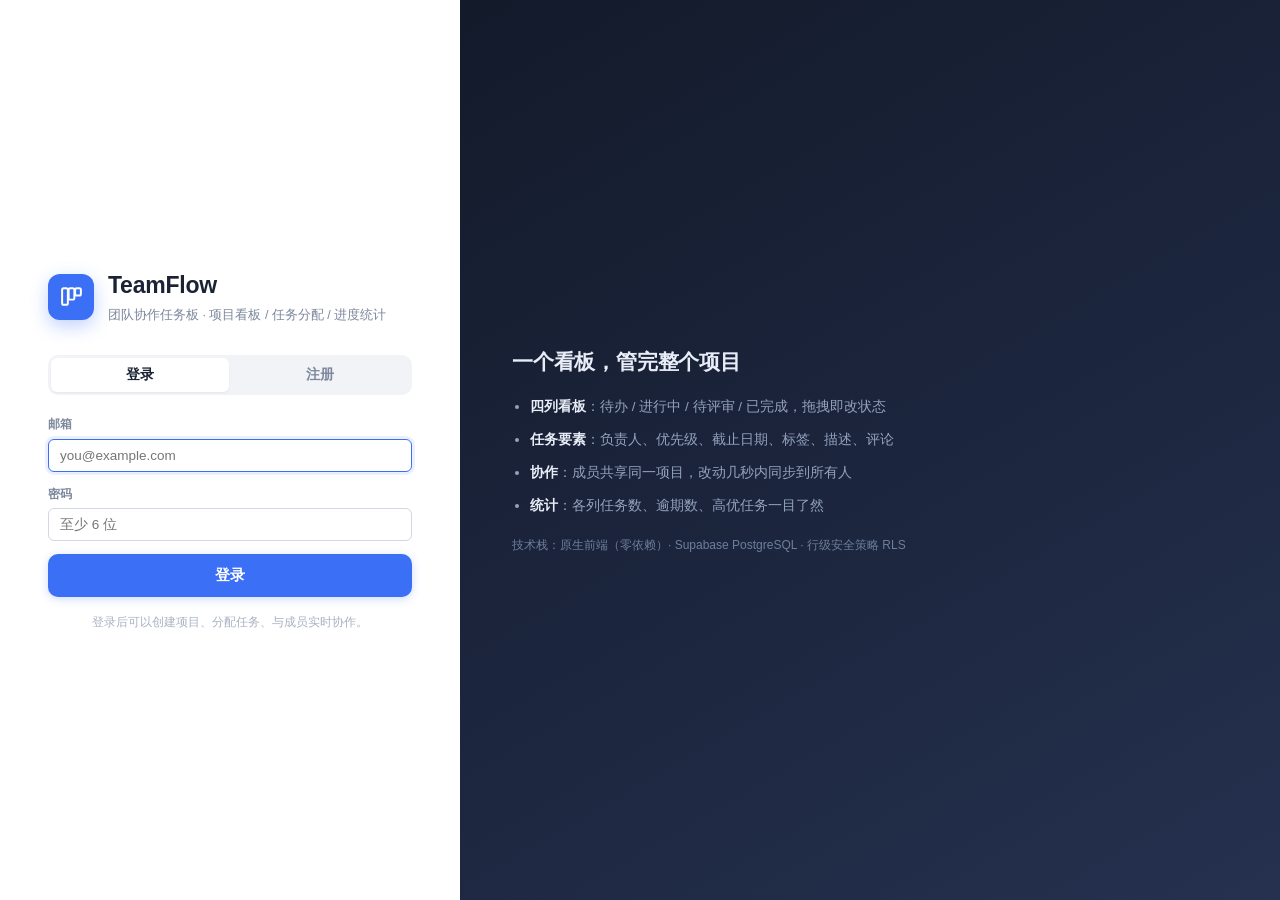
<file: app/index.html>
<!DOCTYPE html>
<html lang="zh-CN">
<head>
  <meta charset="UTF-8" />
  <meta name="viewport" content="width=device-width, initial-scale=1.0" />
  <title>TeamFlow · 团队协作任务板</title>
  <meta name="description" content="TeamFlow 是一个轻量的团队协作任务板：项目看板、任务分配、优先级、评论与统计。" />
  <link rel="stylesheet" href="css/style.css" />
  <link rel="icon" href="data:image/svg+xml,<svg xmlns='http://www.w3.org/2000/svg' viewBox='0 0 100 100'><text y='.9em' font-size='90'>🗂️</text></svg>" />
</head>
<body>
  <!-- ==================== 启动 / 未配置提示 ==================== -->
  <div class="boot" id="boot">
    <div class="boot__card">
      <div class="spinner"></div>
      <p>正在连接 TeamFlow…</p>
    </div>
  </div>

  <!-- ==================== 配置缺失提示 ==================== -->
  <div class="setup" id="setup" hidden>
    <div class="setup__card">
      <h1>还差一步：填入 Supabase 配置</h1>
      <p>打开 <code>js/config.js</code>，把下面两个值换成你自己项目的：</p>
      <pre><code>window.TEAMFLOW_CONFIG = {
  supabaseUrl: 'https://xxxxx.supabase.co',
  supabaseAnonKey: 'eyJhbGciOi...'
};</code></pre>
      <p class="setup__hint">位置：Supabase 控制台 → Project Settings → API</p>
    </div>
  </div>

  <!-- ==================== 登录 / 注册 ==================== -->
  <div class="auth" id="auth" hidden>
    <div class="auth__panel">
      <div class="auth__brand">
        <div class="auth__logo" aria-hidden="true">
          <svg viewBox="0 0 24 24" fill="none" stroke="currentColor" stroke-width="1.9"
               stroke-linecap="round" stroke-linejoin="round">
            <rect x="3" y="4" width="5.5" height="16" rx="1.5"/>
            <rect x="9.25" y="4" width="5.5" height="11" rx="1.5"/>
            <rect x="15.5" y="4" width="5.5" height="7" rx="1.5"/>
          </svg>
        </div>
        <div>
          <h1>TeamFlow</h1>
          <p>团队协作任务板 · 项目看板 / 任务分配 / 进度统计</p>
        </div>
      </div>

      <div class="auth__tabs" role="tablist">
        <button class="auth__tab is-active" id="tabLogin" role="tab" type="button">登录</button>
        <button class="auth__tab" id="tabRegister" role="tab" type="button">注册</button>
      </div>

      <form class="auth__form" id="authForm" novalidate>
        <div class="field" id="fieldName" hidden>
          <label for="inpName">昵称</label>
          <input id="inpName" type="text" autocomplete="nickname" placeholder="显示在任务卡上的名字" maxlength="24" />
        </div>
        <div class="field">
          <label for="inpEmail">邮箱</label>
          <input id="inpEmail" type="email" autocomplete="email" placeholder="you@example.com" required />
        </div>
        <div class="field">
          <label for="inpPassword">密码</label>
          <input id="inpPassword" type="password" autocomplete="current-password" placeholder="至少 6 位" required minlength="6" />
        </div>
        <p class="auth__error" id="authError" role="alert" hidden></p>
        <button class="btn btn--primary btn--block" id="btnAuth" type="submit">登录</button>
      </form>

      <p class="auth__foot">
        登录后可以创建项目、分配任务、与成员实时协作。
      </p>
    </div>
    <aside class="auth__aside">
      <h2>一个看板，管完整个项目</h2>
      <ul>
        <li><b>四列看板</b>：待办 / 进行中 / 待评审 / 已完成，拖拽即改状态</li>
        <li><b>任务要素</b>：负责人、优先级、截止日期、标签、描述、评论</li>
        <li><b>协作</b>：成员共享同一项目，改动几秒内同步到所有人</li>
        <li><b>统计</b>：各列任务数、逾期数、高优任务一目了然</li>
      </ul>
      <p class="auth__tech">
        技术栈：原生前端（零依赖）· Supabase PostgreSQL · 行级安全策略 RLS
      </p>
    </aside>
  </div>

  <!-- ==================== 主应用 ==================== -->
  <div class="app" id="app" hidden>
    <!-- 侧栏 -->
    <aside class="sidebar" id="sidebar">
      <div class="sidebar__head">
        <div class="sidebar__brand">
          <span class="sidebar__mark" aria-hidden="true">TF</span>
          <span>TeamFlow</span>
        </div>
        <button class="icon-btn" id="btnToggleSidebar" type="button" aria-label="收起侧栏" title="收起侧栏">
          <svg viewBox="0 0 24 24" fill="none" stroke="currentColor" stroke-width="2" stroke-linecap="round">
            <path d="M4 6h16M4 12h16M4 18h16"/>
          </svg>
        </button>
      </div>

      <div class="sidebar__section">
        <div class="sidebar__label">
          <span>我的项目</span>
          <button class="icon-btn icon-btn--sm" id="btnNewProject" type="button" aria-label="新建项目" title="新建项目">
            <svg viewBox="0 0 24 24" fill="none" stroke="currentColor" stroke-width="2.2" stroke-linecap="round">
              <path d="M12 5v14M5 12h14"/>
            </svg>
          </button>
        </div>
        <nav class="project-list" id="projectList"></nav>
      </div>

      <div class="sidebar__foot">
        <div class="me" id="me">
          <span class="me__avatar" id="meAvatar">?</span>
          <span class="me__name" id="meName">—</span>
        </div>
        <button class="icon-btn" id="btnSignOut" type="button" aria-label="退出登录" title="退出登录">
          <svg viewBox="0 0 24 24" fill="none" stroke="currentColor" stroke-width="2" stroke-linecap="round" stroke-linejoin="round">
            <path d="M9 21H5a2 2 0 0 1-2-2V5a2 2 0 0 1 2-2h4"/><path d="m16 17 5-5-5-5"/><path d="M21 12H9"/>
          </svg>
        </button>
      </div>
    </aside>

    <!-- 主区 -->
    <main class="main">
      <header class="topbar">
        <div class="topbar__left">
          <h2 class="topbar__title" id="projectName">选择一个项目</h2>
          <span class="topbar__key" id="projectKey" hidden></span>
        </div>
        <div class="topbar__right">
          <div class="search">
            <svg viewBox="0 0 24 24" fill="none" stroke="currentColor" stroke-width="2" stroke-linecap="round">
              <circle cx="11" cy="11" r="7"/><path d="m20 20-3.5-3.5"/>
            </svg>
            <input id="inpSearch" type="search" placeholder="搜索任务标题或描述…" autocomplete="off" />
          </div>
          <select class="select" id="selAssignee" aria-label="按负责人筛选">
            <option value="">全部负责人</option>
          </select>
          <select class="select" id="selPriority" aria-label="按优先级筛选">
            <option value="">全部优先级</option>
            <option value="urgent">紧急</option>
            <option value="high">高</option>
            <option value="medium">中</option>
            <option value="low">低</option>
          </select>
          <button class="btn btn--primary" id="btnNewTask" type="button">
            <svg viewBox="0 0 24 24" fill="none" stroke="currentColor" stroke-width="2.2" stroke-linecap="round" aria-hidden="true">
              <path d="M12 5v14M5 12h14"/>
            </svg>
            新建任务
          </button>
        </div>
      </header>

      <!-- 统计条 -->
      <section class="stats" id="stats" aria-label="项目统计">
        <div class="stat"><span class="stat__n" id="statTotal">0</span><span class="stat__l">总任务</span></div>
        <div class="stat"><span class="stat__n" id="statDoing">0</span><span class="stat__l">进行中</span></div>
        <div class="stat"><span class="stat__n" id="statDone">0</span><span class="stat__l">已完成</span></div>
        <div class="stat"><span class="stat__n stat__n--warn" id="statUrgent">0</span><span class="stat__l">高优任务</span></div>
        <div class="stat"><span class="stat__n stat__n--danger" id="statOverdue">0</span><span class="stat__l">已逾期</span></div>
        <div class="stat stat--bar">
          <div class="progress" aria-hidden="true"><i id="progressFill" style="width:0%"></i></div>
          <span class="stat__l">完成度 <b id="statRate">0%</b></span>
        </div>
      </section>

      <!-- 看板 -->
      <section class="board-wrap">
        <!-- 空状态放在 board 之外：renderBoard() 会重写 board 的 innerHTML，
             如果把空状态放里面，切项目时它会被删掉，后续再访问就报空指针。 -->
        <div class="board-empty" id="boardEmpty" hidden>
          <h3>还没有项目</h3>
          <p>点击左侧 <b>+</b> 新建一个项目，开始管理你的任务。</p>
        </div>
        <section class="board" id="board"></section>
      </section>
    </main>
  </div>

  <!-- ==================== 任务详情 / 编辑 ==================== -->
  <div class="modal-mask" id="modalMask">
    <div class="modal" id="modal" role="dialog" aria-modal="true" aria-labelledby="modalTitle">
      <div class="modal__head">
        <h3 id="modalTitle">新建任务</h3>
        <button class="icon-btn" id="btnModalClose" type="button" aria-label="关闭">
          <svg viewBox="0 0 24 24" fill="none" stroke="currentColor" stroke-width="2.2" stroke-linecap="round">
            <path d="m6 6 12 12M18 6 6 18"/>
          </svg>
        </button>
      </div>
      <div class="modal__body">
        <div class="field">
          <label for="taskTitle">标题</label>
          <input id="taskTitle" type="text" placeholder="一句话说明要做什么" maxlength="120" />
        </div>
        <div class="field">
          <label for="taskDesc">描述</label>
          <textarea id="taskDesc" rows="4" placeholder="补充背景、验收标准等"></textarea>
        </div>
        <div class="field-row">
          <div class="field">
            <label for="taskStatus">状态</label>
            <select id="taskStatus">
              <option value="todo">待办</option>
              <option value="doing">进行中</option>
              <option value="review">待评审</option>
              <option value="done">已完成</option>
            </select>
          </div>
          <div class="field">
            <label for="taskPriority">优先级</label>
            <select id="taskPriority">
              <option value="low">低</option>
              <option value="medium" selected>中</option>
              <option value="high">高</option>
              <option value="urgent">紧急</option>
            </select>
          </div>
        </div>
        <div class="field-row">
          <div class="field">
            <label for="taskAssignee">负责人</label>
            <select id="taskAssignee"><option value="">未指派</option></select>
          </div>
          <div class="field">
            <label for="taskDue">截止日期</label>
            <input id="taskDue" type="date" />
          </div>
        </div>

        <!-- 评论（仅编辑已有任务时显示） -->
        <div class="comments" id="commentsWrap" hidden>
          <div class="comments__head">
            <span>评论</span>
            <span class="comments__count" id="commentsCount">0</span>
          </div>
          <div class="comments__list" id="commentsList"></div>
          <div class="comments__form">
            <input id="inpComment" type="text" placeholder="写下你的想法…" maxlength="500" />
            <button class="btn btn--sm btn--primary" id="btnComment" type="button">发送</button>
          </div>
        </div>
      </div>
      <div class="modal__foot">
        <button class="btn btn--danger" id="btnDeleteTask" type="button" hidden>删除</button>
        <span class="modal__spacer"></span>
        <button class="btn" id="btnCancel" type="button">取消</button>
        <button class="btn btn--primary" id="btnSave" type="button">保存</button>
      </div>
    </div>
  </div>

  <!-- ==================== 新建项目 ==================== -->
  <div class="modal-mask" id="projMask">
    <div class="modal modal--sm" role="dialog" aria-modal="true" aria-labelledby="projTitle">
      <div class="modal__head">
        <h3 id="projTitle">新建项目</h3>
        <button class="icon-btn" id="btnProjClose" type="button" aria-label="关闭">
          <svg viewBox="0 0 24 24" fill="none" stroke="currentColor" stroke-width="2.2" stroke-linecap="round">
            <path d="m6 6 12 12M18 6 6 18"/>
          </svg>
        </button>
      </div>
      <div class="modal__body">
        <div class="field">
          <label for="projName">项目名称</label>
          <input id="projName" type="text" placeholder="例如：电商后台重构" maxlength="60" />
        </div>
        <div class="field">
          <label for="projKey">短标识</label>
          <input id="projKey" type="text" placeholder="例如：SHOP（2-6 个大写字母）" maxlength="6" />
        </div>
        <div class="field">
          <label for="projDesc">描述</label>
          <textarea id="projDesc" rows="2" placeholder="这个项目要解决什么"></textarea>
        </div>
      </div>
      <div class="modal__foot">
        <span class="modal__spacer"></span>
        <button class="btn" id="btnProjCancel" type="button">取消</button>
        <button class="btn btn--primary" id="btnProjSave" type="button">创建</button>
      </div>
    </div>
  </div>

  <div class="toast" id="toast" role="status" aria-live="polite"></div>

  <script src="js/config.js"></script>
  <script src="js/supabase-client.js"></script>
  <script src="js/app.js"></script>
</body>
</html>
</file>
<file: app/css/style.css>
/* =========================================================
   TeamFlow · 样式
   ---------------------------------------------------------
   设计基调：深色侧栏 + 浅色看板，把注意力留在任务卡片上。
   所有颜色/圆角/间距用变量，方便统一调整。
   ========================================================= */

:root {
  /* 面 */
  --bg: #F6F7F9;
  --surface: #FFFFFF;
  --surface-2: #F1F3F6;
  --sidebar: #131A2A;
  --sidebar-2: #1B2438;
  --sidebar-line: #263149;

  /* 文字 */
  --text: #1B2233;
  --text-2: #4C566B;
  --text-3: #7C879C;
  --text-4: #A8B1C2;
  --inv-text: #E8EDF7;
  --inv-text-2: #94A2BC;

  /* 强调 */
  --accent: #3B6FF5;
  --accent-2: #2F5BD8;
  --accent-soft: rgba(59, 111, 245, .1);

  /* 状态色 */
  --todo: #7C879C;
  --doing: #3B6FF5;
  --review: #B5730E;
  --done: #1F9D63;

  /* 优先级色 */
  --p-low: #8A93A6;
  --p-medium: #3B6FF5;
  --p-high: #E08A00;
  --p-urgent: #D93B36;

  --line: #E3E6EC;
  --line-2: #D2D7E1;
  --err: #D93B36;

  --r-sm: 6px;
  --r: 10px;
  --r-lg: 14px;
  --r-pill: 999px;

  --sh-sm: 0 1px 2px rgba(27, 34, 51, .06);
  --sh: 0 1px 3px rgba(27, 34, 51, .08), 0 4px 12px rgba(27, 34, 51, .05);
  --sh-lg: 0 12px 40px rgba(27, 34, 51, .18);

  --t: .2s cubic-bezier(.22, .61, .36, 1);

  --font: -apple-system, BlinkMacSystemFont, "Segoe UI", "PingFang SC",
          "Hiragino Sans GB", "Microsoft YaHei", sans-serif;
  --mono: "SF Mono", Consolas, "Courier New", monospace;
}

* { box-sizing: border-box; }

html, body { height: 100%; margin: 0; }

body {
  font-family: var(--font);
  font-size: 14px;
  line-height: 1.55;
  color: var(--text);
  background: var(--bg);
  -webkit-font-smoothing: antialiased;
}

h1, h2, h3 { margin: 0; font-weight: 700; letter-spacing: -.01em; }
p { margin: 0; }
button { font-family: inherit; }

[hidden] { display: none !important; }

:focus-visible { outline: 2px solid var(--accent); outline-offset: 2px; }

::-webkit-scrollbar { width: 10px; height: 10px; }
::-webkit-scrollbar-track { background: transparent; }
::-webkit-scrollbar-thumb { background: #CBD2DE; border-radius: var(--r-pill); border: 3px solid transparent; background-clip: content-box; }
::-webkit-scrollbar-thumb:hover { background: #B4BDCC; background-clip: content-box; }

/* ---------------- 通用 ---------------- */

.spinner {
  width: 20px; height: 20px;
  border: 2px solid var(--line-2);
  border-top-color: var(--accent);
  border-radius: 50%;
  animation: spin .7s linear infinite;
}
@keyframes spin { to { transform: rotate(360deg); } }

.boot {
  position: fixed; inset: 0; z-index: 300;
  display: grid; place-items: center;
  background: var(--bg);
}
.boot__card { display: flex; align-items: center; gap: 12px; color: var(--text-2); }

.btn {
  display: inline-flex; align-items: center; justify-content: center; gap: 7px;
  padding: 8px 15px;
  font-size: 13.5px; font-weight: 600;
  color: var(--text);
  background: var(--surface);
  border: 1px solid var(--line-2);
  border-radius: var(--r);
  cursor: pointer; white-space: nowrap;
  transition: background var(--t), border-color var(--t), color var(--t), transform var(--t);
}
.btn svg { width: 15px; height: 15px; flex: none; }
.btn:hover { background: var(--surface-2); border-color: var(--text-4); }
.btn:active { transform: translateY(1px); }
.btn--primary { color: #fff; background: var(--accent); border-color: transparent; box-shadow: 0 2px 8px rgba(59,111,245,.25); }
.btn--primary:hover { background: var(--accent-2); border-color: transparent; }
.btn--danger { color: var(--err); border-color: rgba(217,59,54,.35); }
.btn--danger:hover { background: rgba(217,59,54,.08); border-color: var(--err); }
.btn--sm { padding: 5px 10px; font-size: 12.5px; border-radius: var(--r-sm); }
.btn--block { width: 100%; padding: 11px; font-size: 14.5px; }

.icon-btn {
  display: grid; place-items: center;
  width: 30px; height: 30px;
  color: inherit; background: transparent;
  border: 0; border-radius: var(--r-sm);
  cursor: pointer;
  transition: background var(--t), color var(--t);
}
.icon-btn:hover { background: rgba(148, 162, 188, .16); }
.icon-btn svg { width: 16px; height: 16px; }
.icon-btn--sm { width: 24px; height: 24px; }
.icon-btn--sm svg { width: 13px; height: 13px; }

.select, input[type="text"], input[type="email"], input[type="password"],
input[type="date"], input[type="search"], textarea {
  width: 100%;
  padding: 8px 11px;
  font-family: inherit; font-size: 13.5px;
  color: var(--text);
  background: var(--surface);
  border: 1px solid var(--line-2);
  border-radius: var(--r-sm);
  outline: none;
  transition: border-color var(--t), box-shadow var(--t);
}
.select { width: auto; cursor: pointer; }
input:focus, textarea:focus, .select:focus {
  border-color: var(--accent);
  box-shadow: 0 0 0 3px var(--accent-soft);
}
textarea { resize: vertical; line-height: 1.6; }

.field { display: flex; flex-direction: column; gap: 5px; margin-bottom: 13px; }
.field label { font-size: 12px; font-weight: 700; color: var(--text-3); letter-spacing: .02em; }
.field-row { display: grid; grid-template-columns: 1fr 1fr; gap: 12px; }

.toast {
  position: fixed; left: 50%; bottom: 28px; z-index: 400;
  transform: translate(-50%, 12px);
  max-width: min(80vw, 460px);
  padding: 10px 18px;
  font-size: 13.5px; font-weight: 600; color: #fff; text-align: center;
  background: rgba(27, 34, 51, .95);
  border-radius: var(--r-pill);
  box-shadow: var(--sh-lg);
  opacity: 0; pointer-events: none;
  transition: opacity var(--t), transform var(--t);
}
.toast.is-show { opacity: 1; transform: translate(-50%, 0); }
.toast--err { background: #B8332F; }

/* ---------------- 配置提示 ---------------- */

.setup { position: fixed; inset: 0; display: grid; place-items: center; background: var(--bg); padding: 24px; }
.setup__card {
  max-width: 620px; padding: 32px;
  background: var(--surface); border-radius: var(--r-lg); box-shadow: var(--sh);
}
.setup__card h1 { font-size: 20px; margin-bottom: 12px; }
.setup__card p { color: var(--text-2); margin-bottom: 12px; }
.setup__card code { font-family: var(--mono); font-size: .88em; background: var(--surface-2); padding: 2px 6px; border-radius: 4px; }
.setup__card pre { margin: 0 0 12px; padding: 14px; background: #131A2A; border-radius: var(--r); overflow: auto; }
.setup__card pre code { background: none; color: #C8D4EE; }
.setup__hint { font-size: 12.5px; color: var(--text-3); }

/* ---------------- 登录 / 注册 ---------------- */

.auth { min-height: 100vh; display: grid; grid-template-columns: 460px 1fr; }
.auth__panel { display: flex; flex-direction: column; justify-content: center; padding: 44px 48px; background: var(--surface); }
.auth__brand { display: flex; align-items: center; gap: 14px; margin-bottom: 30px; }
.auth__logo {
  display: grid; place-items: center;
  width: 46px; height: 46px;
  color: #fff; background: var(--accent);
  border-radius: 12px;
  box-shadow: 0 6px 18px rgba(59,111,245,.32);
}
.auth__logo svg { width: 25px; height: 25px; }
.auth__brand h1 { font-size: 23px; }
.auth__brand p { font-size: 12.5px; color: var(--text-3); margin-top: 2px; }

.auth__tabs { display: flex; gap: 3px; padding: 3px; margin-bottom: 20px; background: var(--surface-2); border-radius: var(--r); }
.auth__tab {
  flex: 1; padding: 8px; font-size: 13.5px; font-weight: 600;
  color: var(--text-3); background: transparent; border: 0; border-radius: var(--r-sm); cursor: pointer;
  transition: background var(--t), color var(--t);
}
.auth__tab.is-active { color: var(--text); background: var(--surface); box-shadow: var(--sh-sm); }

.auth__error {
  margin-bottom: 12px; padding: 8px 11px;
  font-size: 12.5px; color: var(--err);
  background: rgba(217,59,54,.07);
  border: 1px solid rgba(217,59,54,.22);
  border-radius: var(--r-sm);
}
.auth__foot { margin-top: 16px; font-size: 12px; color: var(--text-4); text-align: center; }

.auth__aside {
  display: flex; flex-direction: column; justify-content: center; gap: 18px;
  padding: 44px 52px;
  color: var(--inv-text);
  background: linear-gradient(150deg, #131A2A 0%, #1D2740 60%, #25314F 100%);
}
.auth__aside h2 { font-size: 21px; }
.auth__aside ul { margin: 0; padding-left: 18px; display: grid; gap: 10px; }
.auth__aside li { color: var(--inv-text-2); font-size: 13.5px; line-height: 1.7; }
.auth__aside li b { color: var(--inv-text); }
.auth__tech { font-size: 12px; color: #6E7E9C; }

/* ---------------- 应用主体 ---------------- */

.app { display: grid; grid-template-columns: 244px 1fr; height: 100vh; overflow: hidden; }
.app.is-collapsed { grid-template-columns: 0 1fr; }

/* 侧栏 */
.sidebar {
  display: flex; flex-direction: column;
  min-width: 0; overflow: hidden;
  color: var(--inv-text);
  background: var(--sidebar);
}
.sidebar__head { display: flex; align-items: center; gap: 8px; padding: 14px 14px 10px; }
.sidebar__brand { display: flex; align-items: center; gap: 9px; font-weight: 700; font-size: 14.5px; flex: 1; min-width: 0; }
.sidebar__mark {
  display: grid; place-items: center;
  width: 26px; height: 26px; flex: none;
  font-size: 11px; font-weight: 800; letter-spacing: .02em;
  color: #fff; background: var(--accent); border-radius: 7px;
}
.sidebar__section { flex: 1; min-height: 0; display: flex; flex-direction: column; padding: 4px 8px; }
.sidebar__label {
  display: flex; align-items: center; justify-content: space-between;
  padding: 8px 8px 6px;
  font-size: 11px; font-weight: 700; letter-spacing: .06em; color: #6E7E9C;
}
.project-list { flex: 1; min-height: 0; overflow-y: auto; }

.project {
  display: flex; align-items: center; gap: 9px;
  width: 100%; padding: 8px 10px; margin-bottom: 2px;
  font-size: 13.5px; text-align: left;
  color: var(--inv-text-2);
  background: transparent; border: 0; border-radius: var(--r-sm);
  cursor: pointer;
  transition: background var(--t), color var(--t);
}
.project:hover { background: var(--sidebar-2); color: var(--inv-text); }
.project.is-active { background: rgba(59,111,245,.2); color: #fff; }
.project__key {
  flex: none; min-width: 34px;
  padding: 1px 6px;
  font-family: var(--mono); font-size: 10px; font-weight: 700; text-align: center;
  color: #9DB3E8; background: rgba(59,111,245,.16);
  border-radius: 4px;
}
.project__name { overflow: hidden; text-overflow: ellipsis; white-space: nowrap; }
.project__count {
  flex: none; margin-left: auto;
  font-size: 10.5px; color: #6E7E9C; font-variant-numeric: tabular-nums;
}

.sidebar__foot {
  display: flex; align-items: center; gap: 8px;
  padding: 10px 14px 14px;
  border-top: 1px solid var(--sidebar-line);
}
.me { display: flex; align-items: center; gap: 8px; flex: 1; min-width: 0; }
.me__avatar {
  display: grid; place-items: center;
  width: 26px; height: 26px; flex: none;
  font-size: 11.5px; font-weight: 700; color: #fff;
  border-radius: 50%;
}
.me__name { font-size: 13px; overflow: hidden; text-overflow: ellipsis; white-space: nowrap; }

/* 主区 */
.main { display: flex; flex-direction: column; min-width: 0; min-height: 0; }

.topbar {
  display: flex; align-items: center; gap: 14px; flex-wrap: wrap;
  padding: 12px 20px;
  background: var(--surface);
  border-bottom: 1px solid var(--line);
}
.topbar__left { display: flex; align-items: center; gap: 9px; min-width: 0; }
.topbar__title { font-size: 16px; overflow: hidden; text-overflow: ellipsis; white-space: nowrap; }
.topbar__key {
  padding: 1px 7px;
  font-family: var(--mono); font-size: 10.5px; font-weight: 700;
  color: var(--accent); background: var(--accent-soft);
  border-radius: 4px;
}
.topbar__right { display: flex; align-items: center; gap: 9px; margin-left: auto; flex-wrap: wrap; }
.search { position: relative; }
.search svg {
  position: absolute; left: 9px; top: 50%; transform: translateY(-50%);
  width: 14px; height: 14px; color: var(--text-4);
}
.search input { width: 200px; padding-left: 29px; }

/* 统计条 */
.stats {
  display: flex; align-items: center; gap: 22px; flex-wrap: wrap;
  padding: 11px 20px;
  background: var(--surface);
  border-bottom: 1px solid var(--line);
}
.stat { display: flex; align-items: baseline; gap: 6px; }
.stat__n { font-size: 17px; font-weight: 800; font-variant-numeric: tabular-nums; }
.stat__n--warn { color: var(--p-high); }
.stat__n--danger { color: var(--err); }
.stat__l { font-size: 11.5px; color: var(--text-3); }
.stat__l b { color: var(--text-2); }
.stat--bar { display: flex; align-items: center; gap: 9px; margin-left: auto; }
.progress { width: 110px; height: 5px; background: var(--line); border-radius: var(--r-pill); overflow: hidden; }
.progress i { display: block; height: 100%; background: var(--done); border-radius: var(--r-pill); transition: width var(--t); }

/* 看板 */
.board-wrap {
  flex: 1; min-height: 0;
  display: flex; flex-direction: column;
  overflow: hidden;
}

.board {
  flex: 1; min-height: 0;
  display: grid;
  grid-template-columns: repeat(4, minmax(230px, 1fr));
  gap: 14px;
  padding: 16px 20px 20px;
  overflow-x: auto; overflow-y: hidden;
}

.board-empty {
  display: grid; place-items: center; gap: 8px;
  padding: 60px 20px;
  color: var(--text-3); text-align: center;
}
.board-empty h3 { font-size: 16px; color: var(--text-2); }
.board-empty p { font-size: 13.5px; }

.column {
  display: flex; flex-direction: column;
  min-height: 0; min-width: 0;
  background: var(--surface-2);
  border: 1px solid var(--line);
  border-radius: var(--r-lg);
}
.column.is-over { border-color: var(--accent); background: var(--accent-soft); }

.column__head {
  display: flex; align-items: center; gap: 8px;
  padding: 11px 13px 9px;
  flex: none;
}
.column__dot { width: 8px; height: 8px; border-radius: 50%; flex: none; }
.column__title { font-size: 12.5px; font-weight: 700; letter-spacing: .02em; }
.column__count {
  margin-left: auto;
  min-width: 20px; padding: 1px 6px;
  font-size: 11px; font-weight: 700; text-align: center;
  color: var(--text-3); background: var(--surface);
  border: 1px solid var(--line);
  border-radius: var(--r-pill);
  font-variant-numeric: tabular-nums;
}

.column__body {
  flex: 1; min-height: 0;
  display: flex; flex-direction: column; gap: 8px;
  padding: 0 9px 9px;
  overflow-y: auto;
}
.column__empty {
  display: grid; place-items: center;
  padding: 22px 10px;
  font-size: 12.5px; color: var(--text-4);
  border: 1.5px dashed var(--line-2);
  border-radius: var(--r);
}

/* 任务卡片 */
.card {
  position: relative;
  display: block; width: 100%;
  padding: 11px 12px;
  text-align: left;
  background: var(--surface);
  border: 1px solid var(--line);
  border-left: 3px solid var(--p-medium);
  border-radius: var(--r);
  box-shadow: var(--sh-sm);
  cursor: grab;
  transition: box-shadow var(--t), border-color var(--t), transform var(--t);
}
.card:hover { box-shadow: var(--sh); transform: translateY(-1px); }
.card:active { cursor: grabbing; }
.card.is-dragging { opacity: .45; }

.card--low    { border-left-color: var(--p-low); }
.card--medium { border-left-color: var(--p-medium); }
.card--high   { border-left-color: var(--p-high); }
.card--urgent { border-left-color: var(--p-urgent); }

.card__title { font-size: 13px; font-weight: 600; line-height: 1.45; word-break: break-word; }
.card__desc {
  margin-top: 4px;
  font-size: 12px; color: var(--text-3); line-height: 1.5;
  display: -webkit-box; -webkit-line-clamp: 2; -webkit-box-orient: vertical; overflow: hidden;
}
.card__meta {
  display: flex; align-items: center; gap: 7px; flex-wrap: wrap;
  margin-top: 9px;
}
.card__tag {
  padding: 1px 6px;
  font-size: 10px; font-weight: 700; letter-spacing: .02em;
  border-radius: 4px;
}
.card__tag--urgent { color: var(--p-urgent); background: rgba(217,59,54,.1); }
.card__tag--high   { color: var(--p-high); background: rgba(224,138,0,.12); }
.card__tag--medium { color: var(--p-medium); background: var(--accent-soft); }
.card__tag--low    { color: var(--p-low); background: rgba(138,147,166,.14); }

.card__due {
  display: inline-flex; align-items: center; gap: 3px;
  font-size: 10.5px; color: var(--text-3);
  font-variant-numeric: tabular-nums;
}
.card__due.is-overdue { color: var(--err); font-weight: 700; }

.card__avatar {
  display: grid; place-items: center;
  width: 20px; height: 20px; margin-left: auto;
  font-size: 9.5px; font-weight: 700; color: #fff;
  border-radius: 50%;
}
.card__comments {
  display: inline-flex; align-items: center; gap: 2px;
  font-size: 10.5px; color: var(--text-4);
}

/* ---------------- 弹窗 ---------------- */

.modal-mask {
  position: fixed; inset: 0; z-index: 200;
  display: grid; place-items: center;
  padding: 24px;
  background: rgba(19, 26, 42, .45);
  opacity: 0; visibility: hidden;
  transition: opacity var(--t), visibility var(--t);
}
.modal-mask.is-open { opacity: 1; visibility: visible; }

.modal {
  display: flex; flex-direction: column;
  width: min(560px, 100%); max-height: min(88vh, 760px);
  background: var(--surface);
  border-radius: var(--r-lg);
  box-shadow: var(--sh-lg);
  transform: translateY(10px) scale(.99);
  transition: transform var(--t);
}
.modal-mask.is-open .modal { transform: none; }
.modal--sm { width: min(440px, 100%); }

.modal__head {
  display: flex; align-items: center; gap: 10px;
  padding: 15px 18px 12px;
  border-bottom: 1px solid var(--line);
}
.modal__head h3 { font-size: 15.5px; flex: 1; }
.modal__body { padding: 16px 18px; overflow-y: auto; }
.modal__foot {
  display: flex; align-items: center; gap: 9px;
  padding: 12px 18px 15px;
  border-top: 1px solid var(--line);
}
.modal__spacer { flex: 1; }

/* 评论 */
.comments { margin-top: 16px; padding-top: 14px; border-top: 1px solid var(--line); }
.comments__head {
  display: flex; align-items: center; gap: 7px;
  margin-bottom: 9px;
  font-size: 12px; font-weight: 700; color: var(--text-3); letter-spacing: .02em;
}
.comments__count {
  padding: 0 6px; font-size: 10.5px;
  color: var(--text-3); background: var(--surface-2); border-radius: var(--r-pill);
}
.comments__list { display: flex; flex-direction: column; gap: 9px; max-height: 190px; overflow-y: auto; margin-bottom: 10px; }
.comment { display: flex; gap: 8px; }
.comment__avatar {
  display: grid; place-items: center;
  width: 22px; height: 22px; flex: none;
  font-size: 9.5px; font-weight: 700; color: #fff; border-radius: 50%;
}
.comment__body { min-width: 0; }
.comment__who { font-size: 11.5px; font-weight: 700; }
.comment__time { font-size: 10.5px; color: var(--text-4); margin-left: 5px; }
.comment__text { font-size: 12.5px; color: var(--text-2); word-break: break-word; }
.comment__empty { font-size: 12.5px; color: var(--text-4); }
.comments__form { display: flex; gap: 8px; }

/* ---------------- 响应式 ---------------- */

@media (max-width: 1000px) {
  .auth { grid-template-columns: 1fr; }
  .auth__aside { display: none; }
  .auth__panel { padding: 32px 28px; }
  .app { grid-template-columns: 0 1fr; }
  .sidebar { position: fixed; left: 0; top: 0; bottom: 0; width: 244px; z-index: 150; transform: translateX(-100%); transition: transform var(--t); }
  .app.is-open-sidebar .sidebar { transform: none; }
  .app.is-collapsed { grid-template-columns: 1fr; }
}

@media (max-width: 720px) {
  .topbar { padding: 10px 12px; gap: 9px; }
  .topbar__right { width: 100%; }
  .search { flex: 1; }
  .search input { width: 100%; }
  .stats { gap: 14px; padding: 9px 12px; }
  .stat--bar { margin-left: 0; width: 100%; }
  .board { grid-template-columns: repeat(4, 260px); padding: 12px; }
  .modal { max-height: 92vh; }
}

@media (prefers-reduced-motion: reduce) {
  *, *::before, *::after { animation-duration: .01ms !important; transition-duration: .01ms !important; }
}
</file>
